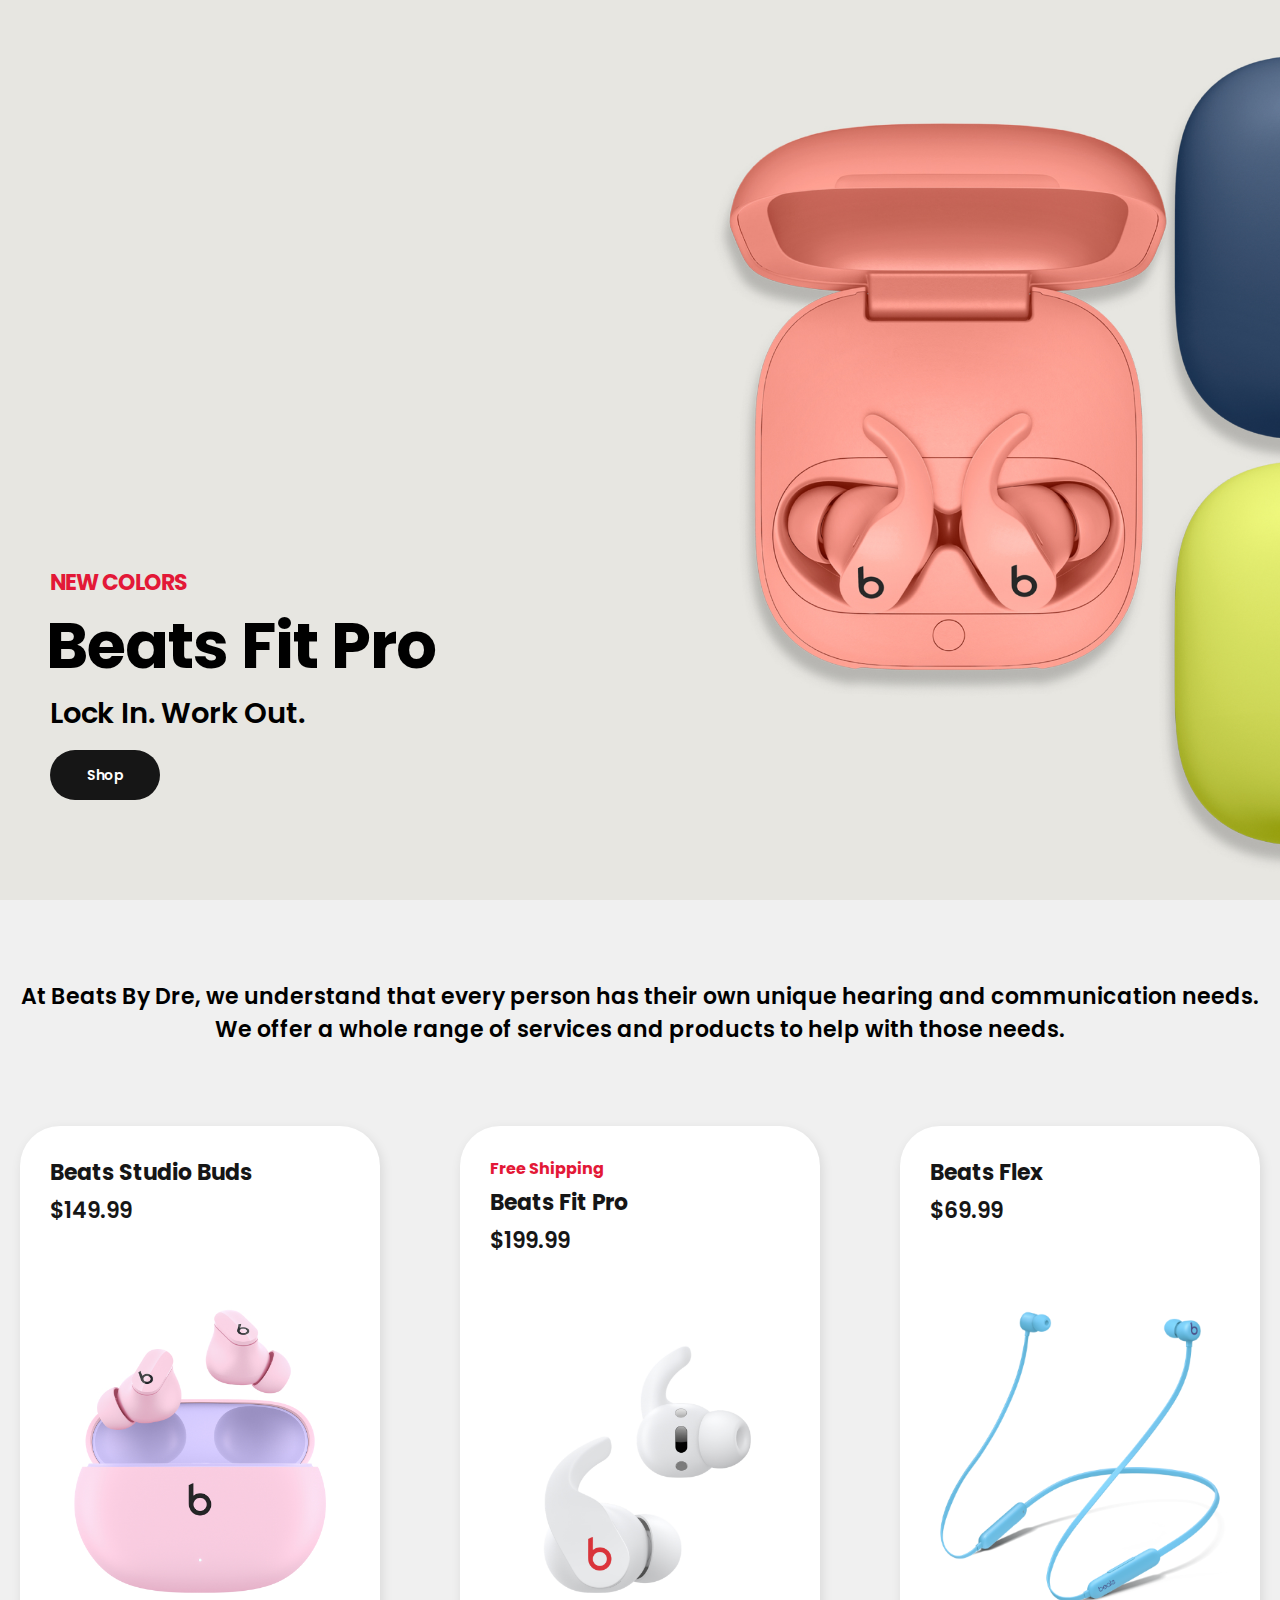
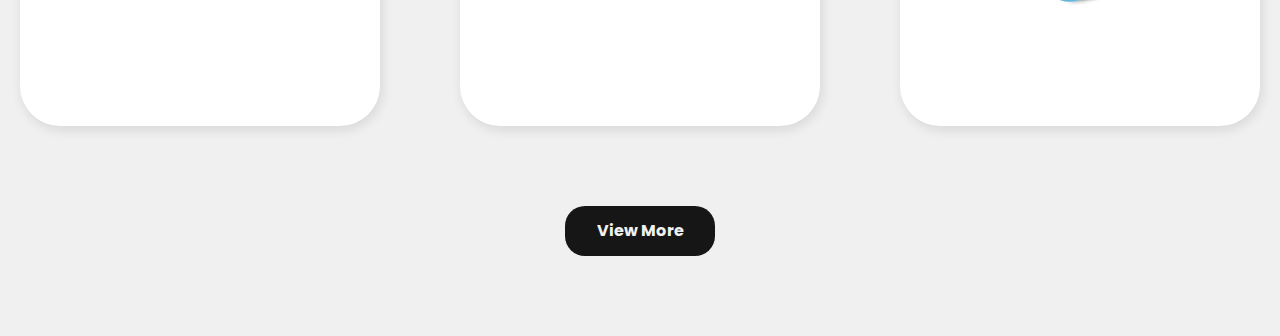
<file: index.html>
<!DOCTYPE html>
<html lang="en">

<head>
    <meta charset="UTF-8">
    <meta http-equiv="X-UA-Compatible" content="IE=edge">
    <meta name="viewport" content="width=device-width, initial-scale=1.0">
    <title>Beats By Dre</title>
    <link rel="icon" href="/img/beats-logo-161616.png" type="image/x-icon">
    <link rel="stylesheet" href="style.css">
</head>

<body>
    <main>
        <div>
            <span>NEW COLORS</span>
            <h2>Beats Fit Pro</h2>
            <p>Lock In. Work Out.</p>
            <a href="/studio.html">Shop</a>
        </div>
    </main>
    <section class="para">
        <div>
            <p>At Beats By Dre, we understand that every person has their own unique hearing and communication
                needs.<br> We offer a whole range of services and products to help with those needs.</p>
        </div>
        <div class="products">
            <a href="/studio.html">
                <div>
                    <h6>Beats Studio Buds</h6>
                    <p>$149.99</p>
                </div>
                <img src="/img/studiobuds-pink.jpg" alt="">

            </a>
            <a href="/studio.html">
                <div>
                    <span>Free Shipping</span>
                    <h6>Beats Fit Pro</h6>
                    <p>$199.99</p>
                </div>
                <img src="/img/fitpro-white.jpg" alt="">
            </a>
            <a href="/studio.html">
                <div>
                    <h6>Beats Flex</h6>
                    <p>$69.99</p>
                </div>
                <img src="/img/hp-cc--flex_blue.png" alt="">
            </a>
        </div>
        <a href="/" class="viewmore">
            View More
        </a>
    </section>
</body>

</html>
</file>
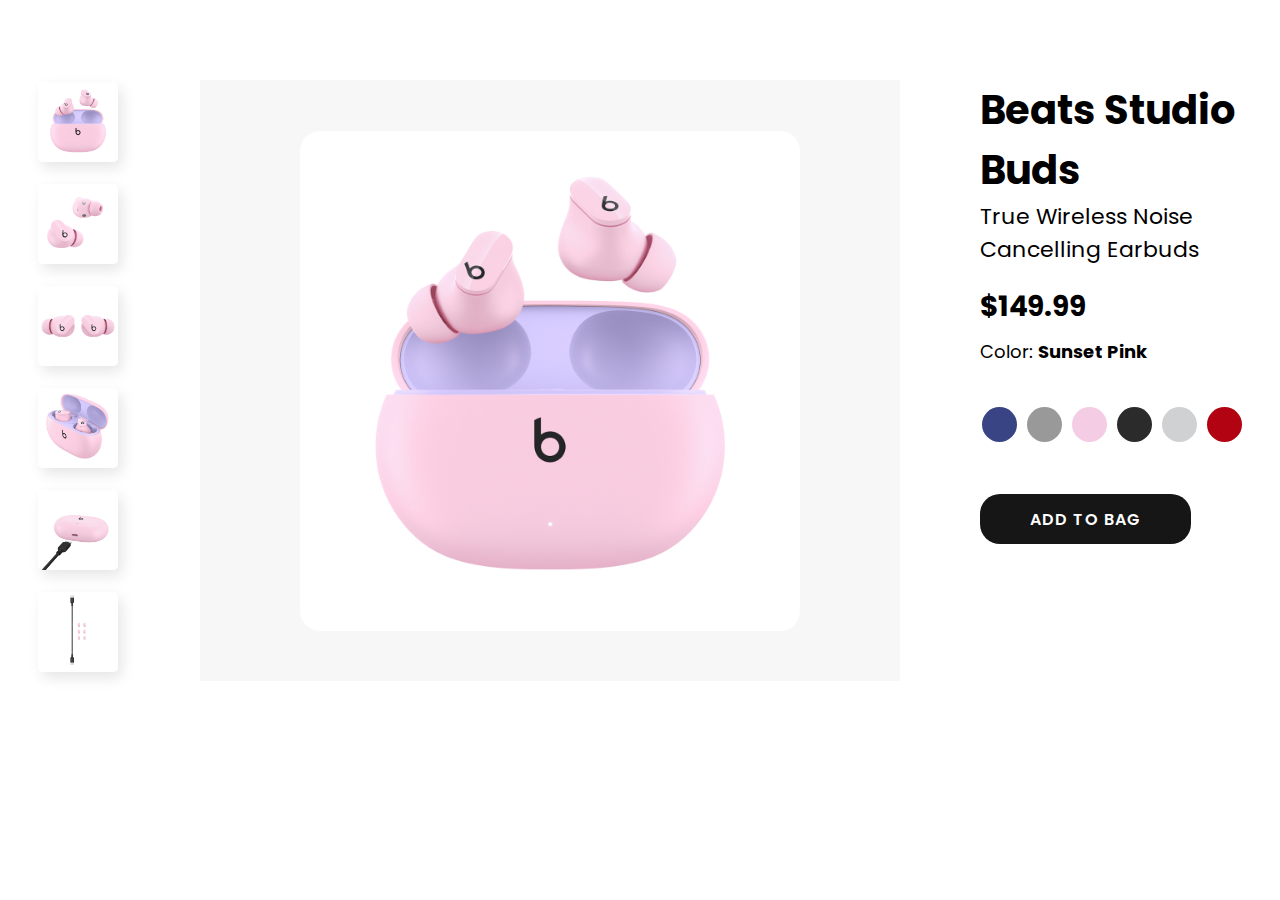
<file: studio.html>
<!DOCTYPE html>
<html lang="en">

<head>
    <meta charset="UTF-8">
    <meta http-equiv="X-UA-Compatible" content="IE=edge">
    <meta name="viewport" content="width=device-width, initial-scale=1.0">
    <title>Beats By Dre</title>
    <link rel="icon" href="/img/beats-logo-161616.png" type="image/x-icon">
    <link rel="stylesheet" href="studio.css">
</head>

<body>
    <main>
        <div class="heading">
            <h2>Beats Studio Buds</h2>
            <p>True Wireless Noise Cancelling Earbuds</p>
        </div>
        <div class="bg">
            <div class="main-img">
                <img src="/img/studiobuds-pink.jpg" alt="">
            </div>
            <div class="other-images">
                <table>
                    <tr>
                        <td><img src="/img/studiobuds-pink.jpg" alt=""></td>
                        <td><img src="/img/beats-studio-1.jpg" alt=""></td>
                        <td><img src="/img/beats-studio-2.jpg" alt=""></td>
                        <td><img src="/img/beats-studio-3.jpg" alt=""></td>
                        <td><img src="/img/beats-studio-4.jpg" alt=""></td>
                        <td><img src="/img/beats-studio-5.jpg" alt=""></td>
                    </tr>
                </table>
            </div>
        </div>
        <div class="options-div">
            <div class="txt">
                <h3>$149.99</h3>
                <p>Color: <b>Sunset Pink</b></p>
            </div>
            <div class="colors">
                <table>
                    <tr>
                        <td><span class="purple"></span></td>
                        <td><span class="grey"></span></td>
                        <td><span class="pink"></span></td>
                        <td><span class="black"></span></td>
                        <td><span class="silver"></span></td>
                        <td><span class="red"></span></td>
                    </tr>
                </table>
            </div>
        </div>
        <div class="btn-div">
            <a href="/">ADD TO BAG</a>
        </div>
    </main>

    <section>
        <div class="other-images">
            <table>
                <tr>
                    <td><img src="/img/studiobuds-pink.jpg" alt=""></td>
                    <td><img src="/img/beats-studio-1.jpg" alt=""></td>
                    <td><img src="/img/beats-studio-2.jpg" alt=""></td>
                    <td><img src="/img/beats-studio-3.jpg" alt=""></td>
                    <td><img src="/img/beats-studio-4.jpg" alt=""></td>
                    <td><img src="/img/beats-studio-5.jpg" alt=""></td>
                </tr>
            </table>
        </div>
        <div class="bg main-img">
            <img src="/img/studiobuds-pink.jpg" alt="">
        </div>
        <div class="left-section">
            <div class="heading">
                <h2>Beats Studio Buds</h2>
                <p>True Wireless Noise Cancelling Earbuds</p>
            </div>
            <div class="options-div">
                <div class="txt">
                    <h3>$149.99</h3>
                    <p>Color: <b>Sunset Pink</b></p>
                </div>
                <div class="colors">
                    <table>
                        <tr>
                            <td><span class="purple"></span></td>
                            <td><span class="grey"></span></td>
                            <td><span class="pink"></span></td>
                            <td><span class="black"></span></td>
                            <td><span class="silver"></span></td>
                            <td><span class="red"></span></td>
                        </tr>
                    </table>
                </div>
            </div>
            <div class="btn-div">
                <a href="/">ADD TO BAG</a>
            </div>
        </div>
    </section>

</body>

</html>
</file>
<file: style.css>
@import url('https://fonts.googleapis.com/css2?family=Poppins:ital,wght@0,100;0,200;0,300;0,400;0,500;0,600;0,700;0,800;0,900;1,100;1,200;1,300;1,400;1,500;1,600;1,700;1,800;1,900&display=swap');

* {
    margin: 0;
    padding: 0;
    box-sizing: border-box;
    scroll-behavior: smooth;
    font-family: 'Poppins', sans-serif;
}

body {
    overflow-x: hidden;
}

a {
    text-decoration: none;
}

main {
    background: url('./img/hero-fit-pro-new-colors-v2.jpg.large.2x.jpg');
    background-repeat: no-repeat;
    background-size: cover;
    height: 100vh;
    display: flex;
    align-items: flex-end;
    width: 100vw;
}

main div {
    display: flex;
    align-items: flex-start;
    flex-direction: column;
    gap: 15px;
    margin-bottom: 100px;
    margin-left: 50px;
}

main div span {
    font-weight: 700;
    font-size: 22px;
    text-transform: uppercase;
    letter-spacing: -1px;
    color: #E31837;
}

main div h2 {
    font-size: clamp(4rem, 4vw, 5.25rem);
    font-weight: 700;
    line-height: 1 !important;
    letter-spacing: -1px;
    margin: 0 0 8px -4px;
    color: inherit;
}

main div p {
    font-weight: 600;
    font-size: clamp(1.5rem, 5vw, 1.813rem);
    line-height: 0.83 !important;
    letter-spacing: -0.2px;
}

main div a {
    background: #161616;
    width: 110px;
    height: 50px;
    border-radius: 50px;
    display: flex;
    align-items: center;
    justify-content: center;
    /* padding-bottom: 5px; */
    color: white;
    font-size: 14px;
    font-weight: 550;
    letter-spacing: -0.5px;
    margin-top: 10px;
}

.para {
    /* height: 200px; */
    /* text-align: center; */
    background: #f0f0f0;
    display: flex;
    align-items: center;
    flex-direction: column;
    gap: 80px;
    padding: 80px 0px;
}

.para div:first-child {
    text-align: center;
}

.para div:first-child p {
    font-weight: 600;
    font-size: 22px;
}

.para .products {
    display: flex;
    align-items: center;
    flex-direction: row;
    gap: 80px;
    justify-content: center;
    flex-wrap: wrap;
}

.para .products a {
    background: #fff;
    border-radius: 40px;
    height: 600px;
    box-shadow: 2px 4px 12px rgb(0 0 0 / 10%);
    display: flex;
    flex-direction: column;
    gap: 20px;
}

.para .products a div {
    display: flex;
    align-items: flex-start;
    flex-direction: column;
    padding: 30px;
    gap: 5px;
    color: #161616;
}

.para .products a div h6 {
    font-weight: 700;
    font-size: 22px;
}

.para .products a div span {
    color: #E31837;
    font-weight: 700;
}

.para .products a img {
    width: 360px;
}

.viewmore {
    color: #f0f0f0;
    background: #161616;
    width: 150px;
    font-weight: bold;
    display: flex;
    align-items: center;
    justify-content: center;
    padding-bottom: 2px;
    border-radius: 20px;
    height: 50px
}
</file>
<file: studio.css>
@import url('https://fonts.googleapis.com/css2?family=Poppins:ital,wght@0,100;0,200;0,300;0,400;0,500;0,600;0,700;0,800;0,900;1,100;1,200;1,300;1,400;1,500;1,600;1,700;1,800;1,900&display=swap');

* {
    margin: 0;
    padding: 0;
    box-sizing: border-box;
    scroll-behavior: smooth;
    font-family: 'Poppins', sans-serif;
}

a {
    text-decoration: none;
}

main {
    display: flex;
    align-items: center;
    flex-direction: column;
    margin-top: 50px;
    gap: 40px;
}

.bg {
    background: #f7f7f7;
    width: 100%;
    display: flex;
    flex-direction: column;
    align-items: center;
    padding: 15px 0px;
    gap: 20px;
}

.main-img img {
    width: 300px;
    border-radius: 10px;
}

.options-div {
    width: 80%;
    display: flex;
    flex-direction: column;
    gap: 10px;
}

.options-div .txt {
    width: 100%;
}

.other-images table tr {
    display: flex;
    gap: 12px;
}

.other-images table tr td img {
    width: 50px;
    border-radius: 5px;
    cursor: pointer;
}

.options-div .colors table tr {
    display: flex;
    align-items: center;
    justify-content: center;
    flex-direction: row;
    width: 100%;
    gap: 10px;
}

.options-div .colors table td span {
    display: flex;
    width: 35px;
    height: 35px;
    border-radius: 50%;
    cursor: pointer;
}

.purple {
    background: rgb(56, 68, 132);
}

.grey {
    background: rgb(153, 153, 153);
}

.pink {
    background: rgb(244, 204, 228);
}

.black {
    background: rgb(43, 43, 43);
}

.silver {
    background: rgb(208, 209, 211);
}

.red {
    background: rgb(177, 3, 17);
}

.btn-div {
    width: 80%;
    height: 50px;
}

.btn-div a {
    width: 100%;
    height: 100%;
    display: flex;
    align-items: center;
    justify-content: center;
    border-radius: 20px;
    background: rgb(22, 22, 22);
    color: #fff;
    font-weight: 600;
    letter-spacing: 1.2px;
}

section {
    display: none;
}

@media screen and (min-width: 1100px) {
    main {
        display: none;
    }
    section {
        width: 80%;
        display: flex;
        margin: 0 auto;
        margin-top: 80px;
        flex-direction: row;
        justify-content: center;
        gap: 80px;
    }
    section .other-images table tr {
        display: flex;
        flex-direction: column;
        gap: 15px;
    }
    
    section .other-images table tr td img {
        width: 80px;
        border-radius: 5px;
        cursor: pointer;
        box-shadow: 4px 6px 14px rgb(0 0 0 / 10%);
        border-radius: 5px;
    }
    section .main-img {
        width: 700px;
        padding: 0px 100px;
        display: flex;
        align-items: center;
        justify-content: center;
    }
    section .main-img img{
        border-radius: 20px;
        width: 500px;
    }
    section .heading h2 {
        font-size: 40px;
    }
    section .heading p {
        font-size: 22px;
    }
    section .txt h3 {
        font-size: 28px;
    }
    section .txt p {
        font-size: 18px;
        margin-top: 10px;
    }
    section .left-section {
        display: flex;
        flex-direction: column;
        gap: 20px;
    }
    section .options-div {
        gap: 40px;
    }
    section .btn-div {
        margin-top: 30px;
    }
}
</file>
